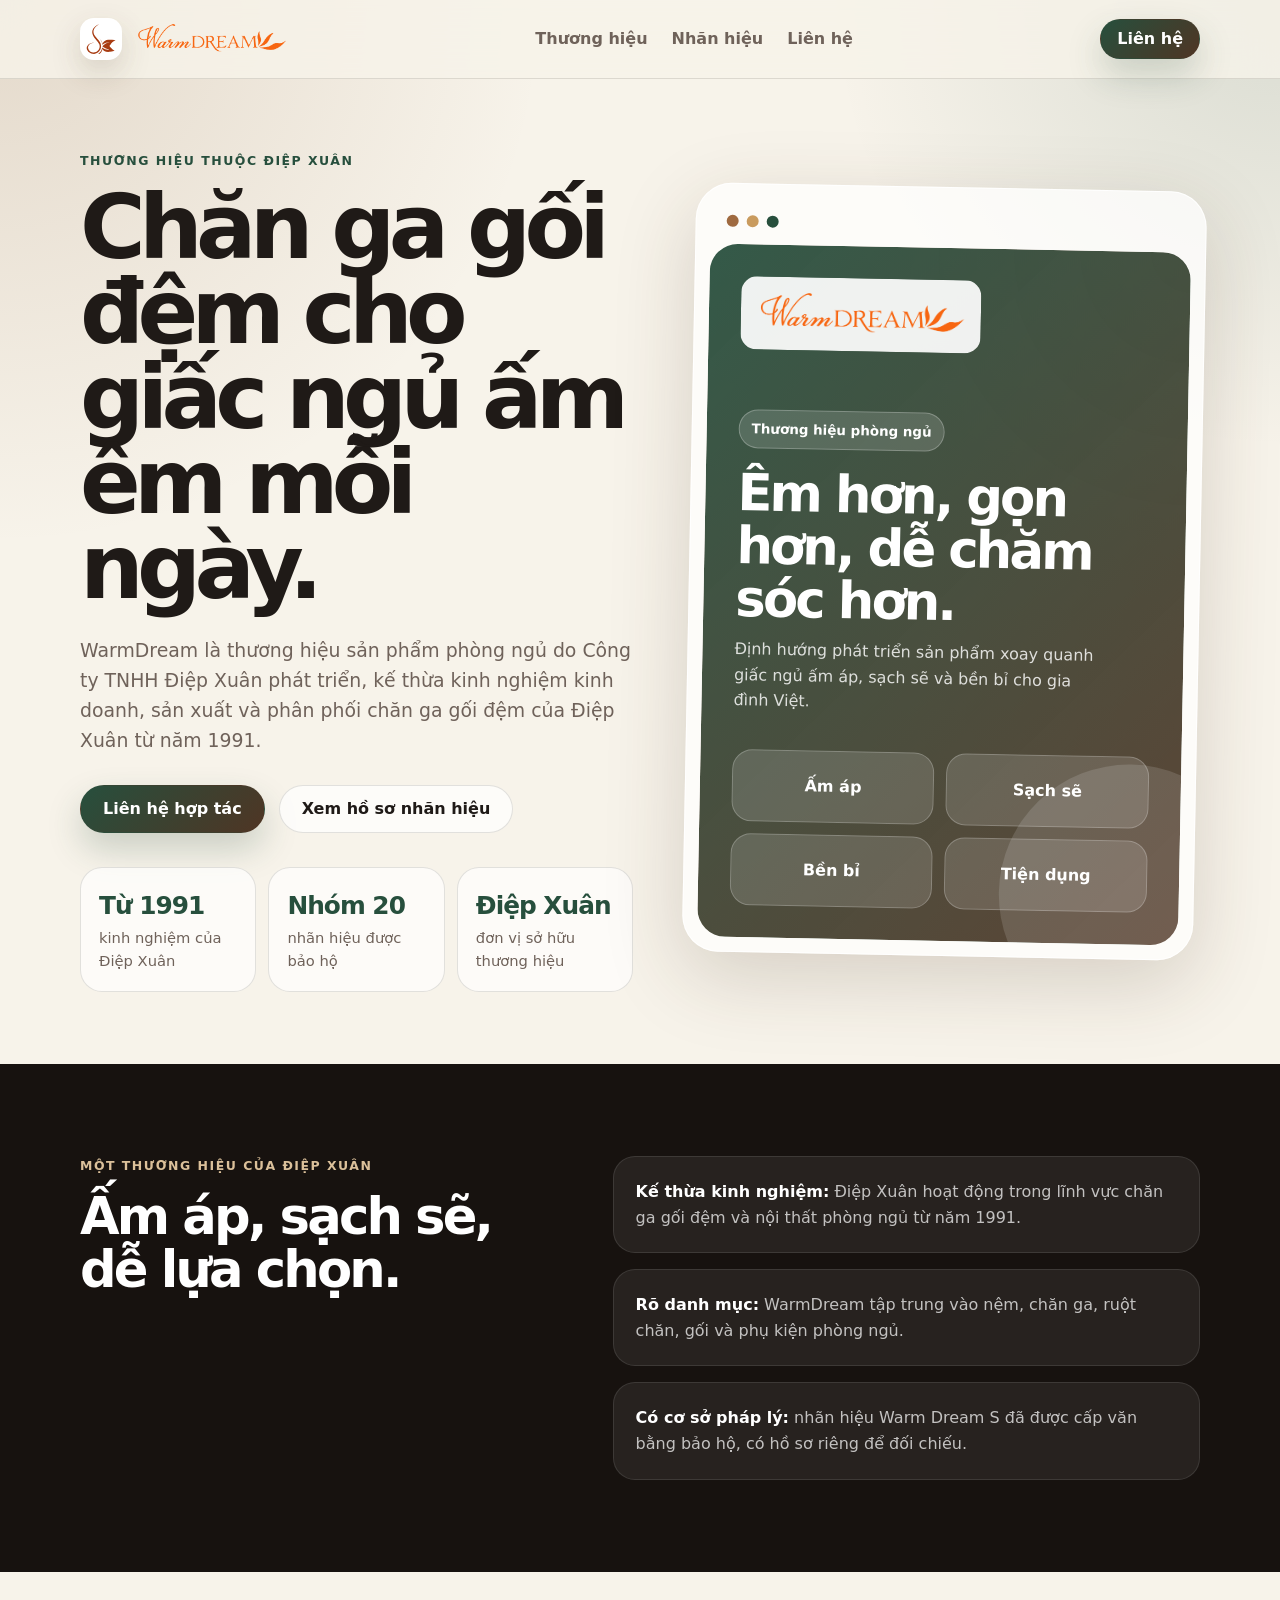
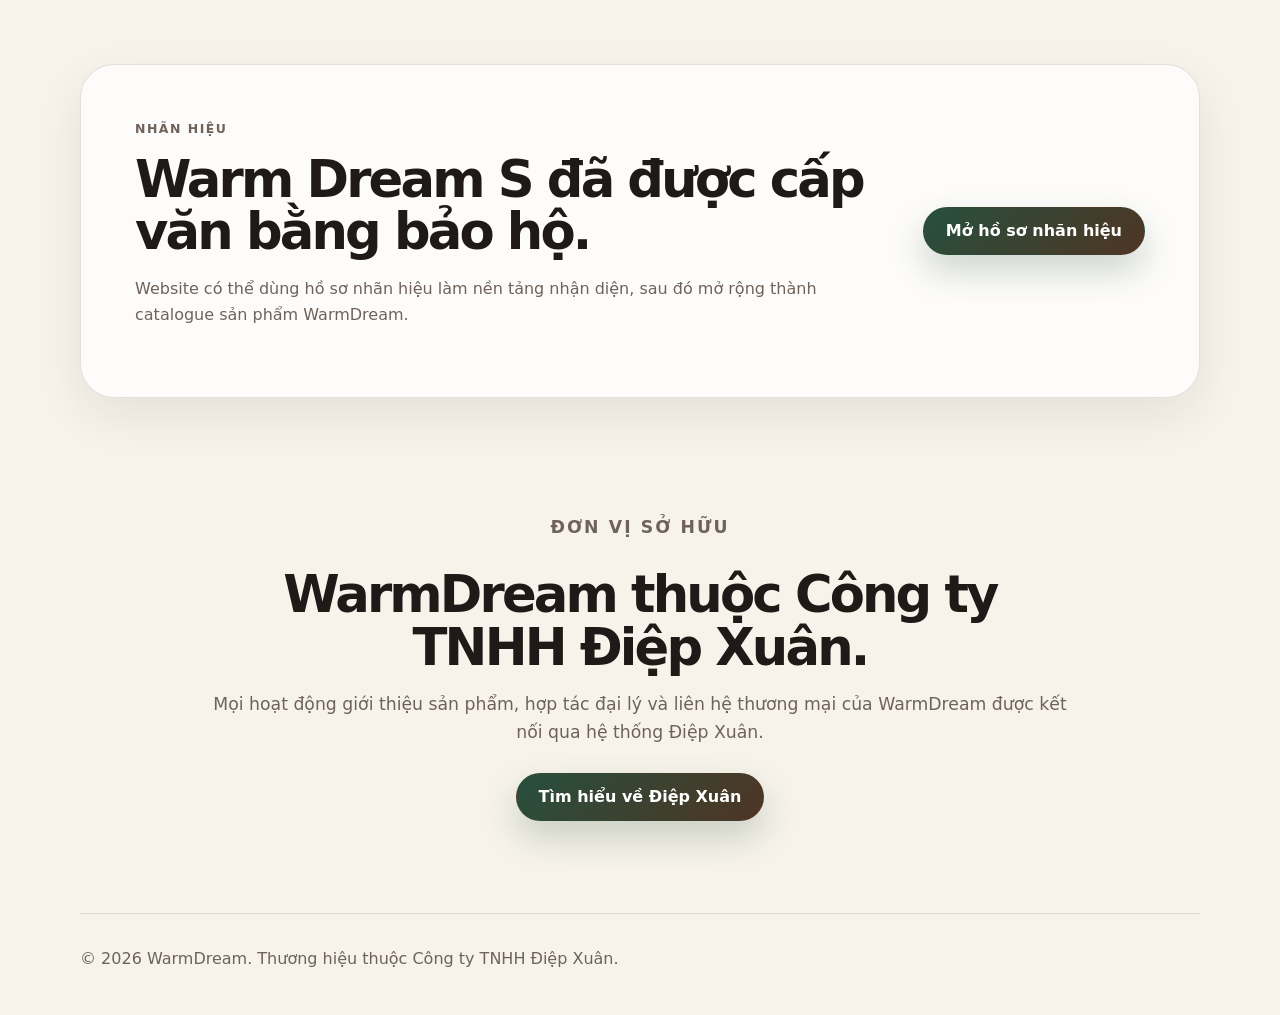
<file: index.html>
<!doctype html>
<html lang="vi">
<head>
  <meta charset="utf-8">
  <meta name="viewport" content="width=device-width, initial-scale=1">
  <meta name="description" content="WarmDream là thương hiệu chăn ga gối đệm thuộc Công ty TNHH Điệp Xuân, đơn vị hoạt động trong lĩnh vực sản phẩm phòng ngủ từ năm 1991.">
  <title>WarmDream - Thương hiệu chăn ga gối đệm thuộc Điệp Xuân</title>
  <link rel="icon" href="assets/warm-dream-favicon.svg" type="image/svg+xml">
  <link rel="stylesheet" href="assets/styles.css">
</head>
<body>
  <header class="site-header">
    <nav class="nav container" aria-label="Điều hướng chính">
      <a class="brand" href="#top" aria-label="WarmDream trang chủ">
        <img src="assets/warm-dream-brand.svg" alt="" class="brand-icon">
        <img src="assets/warm-dream-logo.png" alt="WarmDream" class="brand-wordmark">
      </a>
      <div class="nav-links">
        <a href="#brand">Thương hiệu</a>
        <a href="#trademark">Nhãn hiệu</a>
        <a href="#contact">Liên hệ</a>
      </div>
      <a class="btn btn-small" href="#contact">Liên hệ</a>
    </nav>
  </header>

  <main id="top">
    <section class="hero container">
      <div class="hero-copy">
        <p class="eyebrow">Thương hiệu thuộc Điệp Xuân</p>
        <h1>Chăn ga gối đệm cho giấc ngủ ấm êm mỗi ngày.</h1>
        <p class="hero-text">WarmDream là thương hiệu sản phẩm phòng ngủ do Công ty TNHH Điệp Xuân phát triển, kế thừa kinh nghiệm kinh doanh, sản xuất và phân phối chăn ga gối đệm của Điệp Xuân từ năm 1991.</p>
        <div class="hero-actions">
          <a class="btn" href="#contact">Liên hệ hợp tác</a>
          <a class="btn btn-ghost" href="documents/trademark-registration.html">Xem hồ sơ nhãn hiệu</a>
        </div>
        <div class="stats" aria-label="Thông tin nổi bật">
          <div><strong>Từ 1991</strong><span>kinh nghiệm của Điệp Xuân</span></div>
          <div><strong>Nhóm 20</strong><span>nhãn hiệu được bảo hộ</span></div>
          <div><strong>Điệp Xuân</strong><span>đơn vị sở hữu thương hiệu</span></div>
        </div>
      </div>
      <div class="hero-card" aria-label="Minh họa thương hiệu WarmDream">
        <div class="card-topbar"><span></span><span></span><span></span></div>
        <div class="brand-preview">
          <img src="assets/warm-dream-logo.png" alt="WarmDream" class="preview-logo">
          <div class="preview-badge">Thương hiệu phòng ngủ</div>
          <h2>Êm hơn, gọn hơn, dễ chăm sóc hơn.</h2>
          <p>Định hướng phát triển sản phẩm xoay quanh giấc ngủ ấm áp, sạch sẽ và bền bỉ cho gia đình Việt.</p>
          <div class="preview-grid"><span>Ấm áp</span><span>Sạch sẽ</span><span>Bền bỉ</span><span>Tiện dụng</span></div>
        </div>
      </div>
    </section>

    <section id="brand" class="section section-dark"><div class="container split"><div><p class="eyebrow">Một thương hiệu của Điệp Xuân</p><h2>Ấm áp, sạch sẽ, dễ lựa chọn.</h2></div><div class="benefit-list"><p><strong>Kế thừa kinh nghiệm:</strong> Điệp Xuân hoạt động trong lĩnh vực chăn ga gối đệm và nội thất phòng ngủ từ năm 1991.</p><p><strong>Rõ danh mục:</strong> WarmDream tập trung vào nệm, chăn ga, ruột chăn, gối và phụ kiện phòng ngủ.</p><p><strong>Có cơ sở pháp lý:</strong> nhãn hiệu Warm Dream S đã được cấp văn bằng bảo hộ, có hồ sơ riêng để đối chiếu.</p></div></div></section>

    <section id="trademark" class="section container trademark-section"><div><p class="eyebrow">Nhãn hiệu</p><h2>Warm Dream S đã được cấp văn bằng bảo hộ.</h2><p>Website có thể dùng hồ sơ nhãn hiệu làm nền tảng nhận diện, sau đó mở rộng thành catalogue sản phẩm WarmDream.</p></div><a class="btn" href="documents/trademark-registration.html">Mở hồ sơ nhãn hiệu</a></section>

    <section id="contact" class="section container cta"><p class="eyebrow">Đơn vị sở hữu</p><h2>WarmDream thuộc Công ty TNHH Điệp Xuân.</h2><p>Mọi hoạt động giới thiệu sản phẩm, hợp tác đại lý và liên hệ thương mại của WarmDream được kết nối qua hệ thống Điệp Xuân.</p><a class="btn" href="https://www.diepxuan.com/">Tìm hiểu về Điệp Xuân</a></section>
  </main>

  <footer class="footer container"><p>© 2026 WarmDream. Thương hiệu thuộc Công ty TNHH Điệp Xuân.</p></footer>
</body>
</html>
</file>
<file: assets/styles.css>
:root {
  --bg: #f7f3ea;
  --surface: #ffffff;
  --surface-soft: #efe6d5;
  --text: #1f1a17;
  --muted: #6f625a;
  --primary: #8b623b;
  --primary-dark: #4f3524;
  --primary-mid: #9f6a40;
  --green: #274f3d;
  --green-soft: #dfe9df;
  --accent: #c99b5e;
  --accent-soft: #dbc09a;
  --dark: #17120f;
  --border: rgba(31, 26, 23, 0.12);
  --shadow: 0 24px 80px rgba(64, 43, 28, 0.18);
}

* { box-sizing: border-box; }

html { scroll-behavior: smooth; }

body {
  margin: 0;
  font-family: Inter, ui-sans-serif, system-ui, -apple-system, BlinkMacSystemFont, "Segoe UI", sans-serif;
  color: var(--text);
  background:
    radial-gradient(circle at top left, rgba(139, 98, 59, 0.18), transparent 34rem),
    radial-gradient(circle at top right, rgba(39, 79, 61, 0.14), transparent 28rem),
    var(--bg);
  line-height: 1.6;
}

img, svg { max-width: 100%; }

.container {
  width: min(1120px, calc(100% - 40px));
  margin: 0 auto;
}

.site-header {
  position: sticky;
  top: 0;
  z-index: 10;
  backdrop-filter: blur(18px);
  background: rgba(247, 243, 234, 0.82);
  border-bottom: 1px solid var(--border);
}

.nav {
  min-height: 78px;
  display: flex;
  align-items: center;
  justify-content: space-between;
  gap: 24px;
}

.brand, .nav-links a, .btn { text-decoration: none; }

.brand {
  display: inline-flex;
  align-items: center;
  gap: 12px;
  color: var(--text);
  font-weight: 800;
}

.brand-icon {
  width: 42px;
  height: 42px;
  padding: 6px;
  border-radius: 14px;
  background: white;
  box-shadow: 0 12px 30px rgba(79, 53, 36, 0.18);
}

.brand-wordmark {
  width: 154px;
  height: auto;
  display: block;
}

.nav-links {
  display: flex;
  gap: 24px;
}

.nav-links a {
  color: var(--muted);
  font-weight: 700;
}

.nav-links a:hover { color: var(--text); }

.btn {
  display: inline-flex;
  align-items: center;
  justify-content: center;
  min-height: 48px;
  padding: 0 22px;
  border-radius: 999px;
  background: linear-gradient(135deg, var(--green), var(--primary-dark));
  color: white;
  font-weight: 850;
  box-shadow: 0 16px 34px rgba(39, 79, 61, 0.22);
  border: 1px solid transparent;
}

.btn:hover { transform: translateY(-1px); }

.btn-small {
  min-height: 40px;
  padding: 0 16px;
}

.btn-ghost {
  background: rgba(255, 255, 255, 0.7);
  color: var(--text);
  border-color: var(--border);
  box-shadow: none;
}

.hero {
  min-height: calc(100vh - 78px);
  display: grid;
  grid-template-columns: 1.04fr 0.96fr;
  align-items: center;
  gap: 56px;
  padding: 72px 0;
}

.eyebrow {
  margin: 0 0 14px;
  color: var(--green);
  font-weight: 900;
  text-transform: uppercase;
  letter-spacing: 0.12em;
  font-size: 0.78rem;
}

h1, h2, h3, p { margin-top: 0; }

h1 {
  font-size: clamp(3rem, 7vw, 5.8rem);
  line-height: 0.95;
  letter-spacing: -0.075em;
  margin-bottom: 24px;
}

h2 {
  font-size: clamp(2rem, 4vw, 3.7rem);
  line-height: 1.03;
  letter-spacing: -0.055em;
  margin-bottom: 18px;
}

h3 {
  font-size: 1.3rem;
  letter-spacing: -0.03em;
  margin-bottom: 10px;
}

.hero-text {
  max-width: 640px;
  color: var(--muted);
  font-size: 1.18rem;
  margin-bottom: 30px;
}

.hero-actions {
  display: flex;
  flex-wrap: wrap;
  gap: 14px;
  margin-bottom: 34px;
}

.stats {
  display: grid;
  grid-template-columns: repeat(3, minmax(0, 1fr));
  gap: 12px;
  max-width: 600px;
}

.stats div {
  padding: 18px;
  border: 1px solid var(--border);
  border-radius: 22px;
  background: rgba(255, 255, 255, 0.68);
}

.stats strong, .stats span { display: block; }

.stats strong {
  font-size: 1.55rem;
  letter-spacing: -0.04em;
  color: var(--green);
}

.stats span {
  color: var(--muted);
  font-size: 0.92rem;
}

.hero-card {
  border-radius: 36px;
  padding: 14px;
  background: rgba(255, 255, 255, 0.72);
  border: 1px solid rgba(255, 255, 255, 0.92);
  box-shadow: var(--shadow);
  transform: rotate(1.1deg);
}

.card-topbar {
  height: 46px;
  display: flex;
  align-items: center;
  gap: 8px;
  padding: 0 16px;
}

.card-topbar span {
  width: 12px;
  height: 12px;
  border-radius: 999px;
  background: var(--accent);
}
.card-topbar span:first-child { background: var(--primary-mid); }
.card-topbar span:last-child { background: var(--green); }

.brand-preview {
  min-height: 480px;
  padding: 32px;
  border-radius: 28px;
  color: white;
  background:
    linear-gradient(135deg, rgba(39, 79, 61, 0.94), rgba(79, 53, 36, 0.92)),
    radial-gradient(circle at top right, rgba(255, 255, 255, 0.24), transparent 18rem);
  overflow: hidden;
  position: relative;
}

.brand-preview::after {
  content: "";
  position: absolute;
  width: 260px;
  height: 260px;
  right: -80px;
  bottom: -80px;
  border-radius: 50%;
  background: rgba(255, 255, 255, 0.13);
}

.preview-logo {
  width: 240px;
  padding: 10px 14px;
  border-radius: 16px;
  background: rgba(255, 255, 255, 0.92);
  margin-bottom: 52px;
}

.preview-badge {
  display: inline-flex;
  padding: 8px 12px;
  border-radius: 999px;
  background: rgba(255, 255, 255, 0.14);
  border: 1px solid rgba(255, 255, 255, 0.25);
  font-weight: 850;
  font-size: 0.84rem;
  margin-bottom: 18px;
}

.brand-preview h2 { max-width: 390px; margin-bottom: 12px; }
.brand-preview p { max-width: 360px; color: rgba(255, 255, 255, 0.82); }

.preview-grid {
  position: relative;
  z-index: 1;
  display: grid;
  grid-template-columns: repeat(2, 1fr);
  gap: 12px;
  margin-top: 36px;
}

.preview-grid span {
  min-height: 72px;
  border-radius: 20px;
  background: rgba(255, 255, 255, 0.14);
  border: 1px solid rgba(255, 255, 255, 0.22);
  display: flex;
  align-items: center;
  justify-content: center;
  font-weight: 850;
}

.section { padding: 92px 0; }

.section-heading {
  max-width: 820px;
  margin-bottom: 34px;
}

.section-heading > p:last-child {
  color: var(--muted);
  font-size: 1.06rem;
}

.section-dark {
  background: var(--dark);
  color: white;
}

.section-dark .eyebrow { color: var(--accent-soft); }

.split {
  display: grid;
  grid-template-columns: 0.9fr 1.1fr;
  gap: 52px;
  align-items: start;
}

.benefit-list {
  display: grid;
  gap: 16px;
}

.benefit-list p {
  margin: 0;
  padding: 22px;
  border-radius: 22px;
  color: rgba(255, 255, 255, 0.72);
  background: rgba(255, 255, 255, 0.07);
  border: 1px solid rgba(255, 255, 255, 0.1);
}

.benefit-list strong { color: white; }

.trademark-section {
  display: grid;
  grid-template-columns: 1fr auto;
  align-items: center;
  gap: 32px;
  padding: 54px;
  margin-top: 92px;
  margin-bottom: 24px;
  border: 1px solid var(--border);
  border-radius: 34px;
  background: rgba(255, 255, 255, 0.74);
  box-shadow: 0 18px 48px rgba(31, 26, 23, 0.08);
}

.trademark-section p { color: var(--muted); }

.cta {
  text-align: center;
  max-width: 860px;
}

.cta p {
  color: var(--muted);
  font-size: 1.08rem;
  margin-bottom: 26px;
}

.footer {
  padding: 32px 0 44px;
  color: var(--muted);
  border-top: 1px solid var(--border);
}

.footer p { margin: 0; }

@media (max-width: 940px) {
  .nav-links { display: none; }
  .hero, .split, .trademark-section { grid-template-columns: 1fr; }
  .hero { padding-top: 48px; }
  .hero-card { transform: none; }
}

@media (max-width: 620px) {
  .container { width: min(100% - 28px, 1120px); }
  .nav .btn { display: none; }
  .brand-wordmark { width: 128px; }
  .stats { grid-template-columns: 1fr; }
  .brand-preview { min-height: 420px; padding: 24px; }
  .preview-logo { width: 205px; margin-bottom: 34px; }
  .trademark-section { padding: 28px; margin-top: 48px; }
}
</file>
